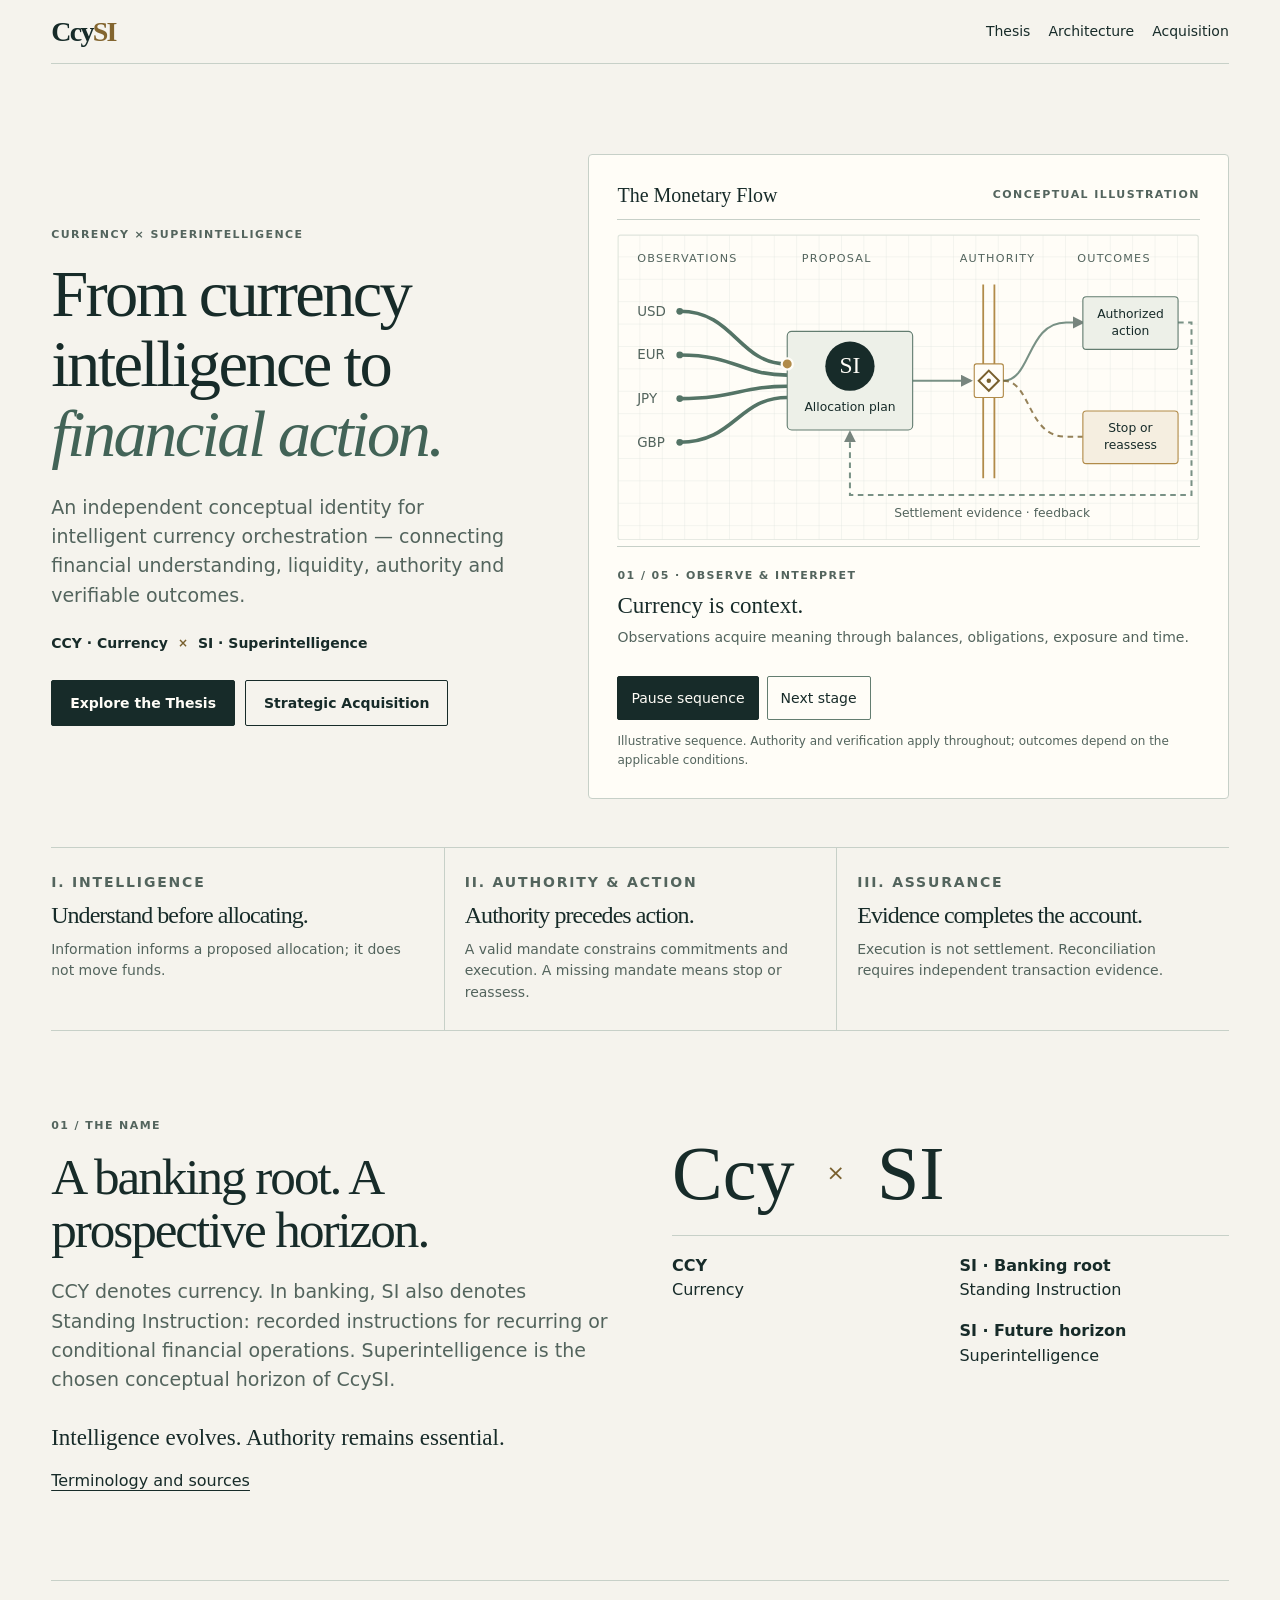
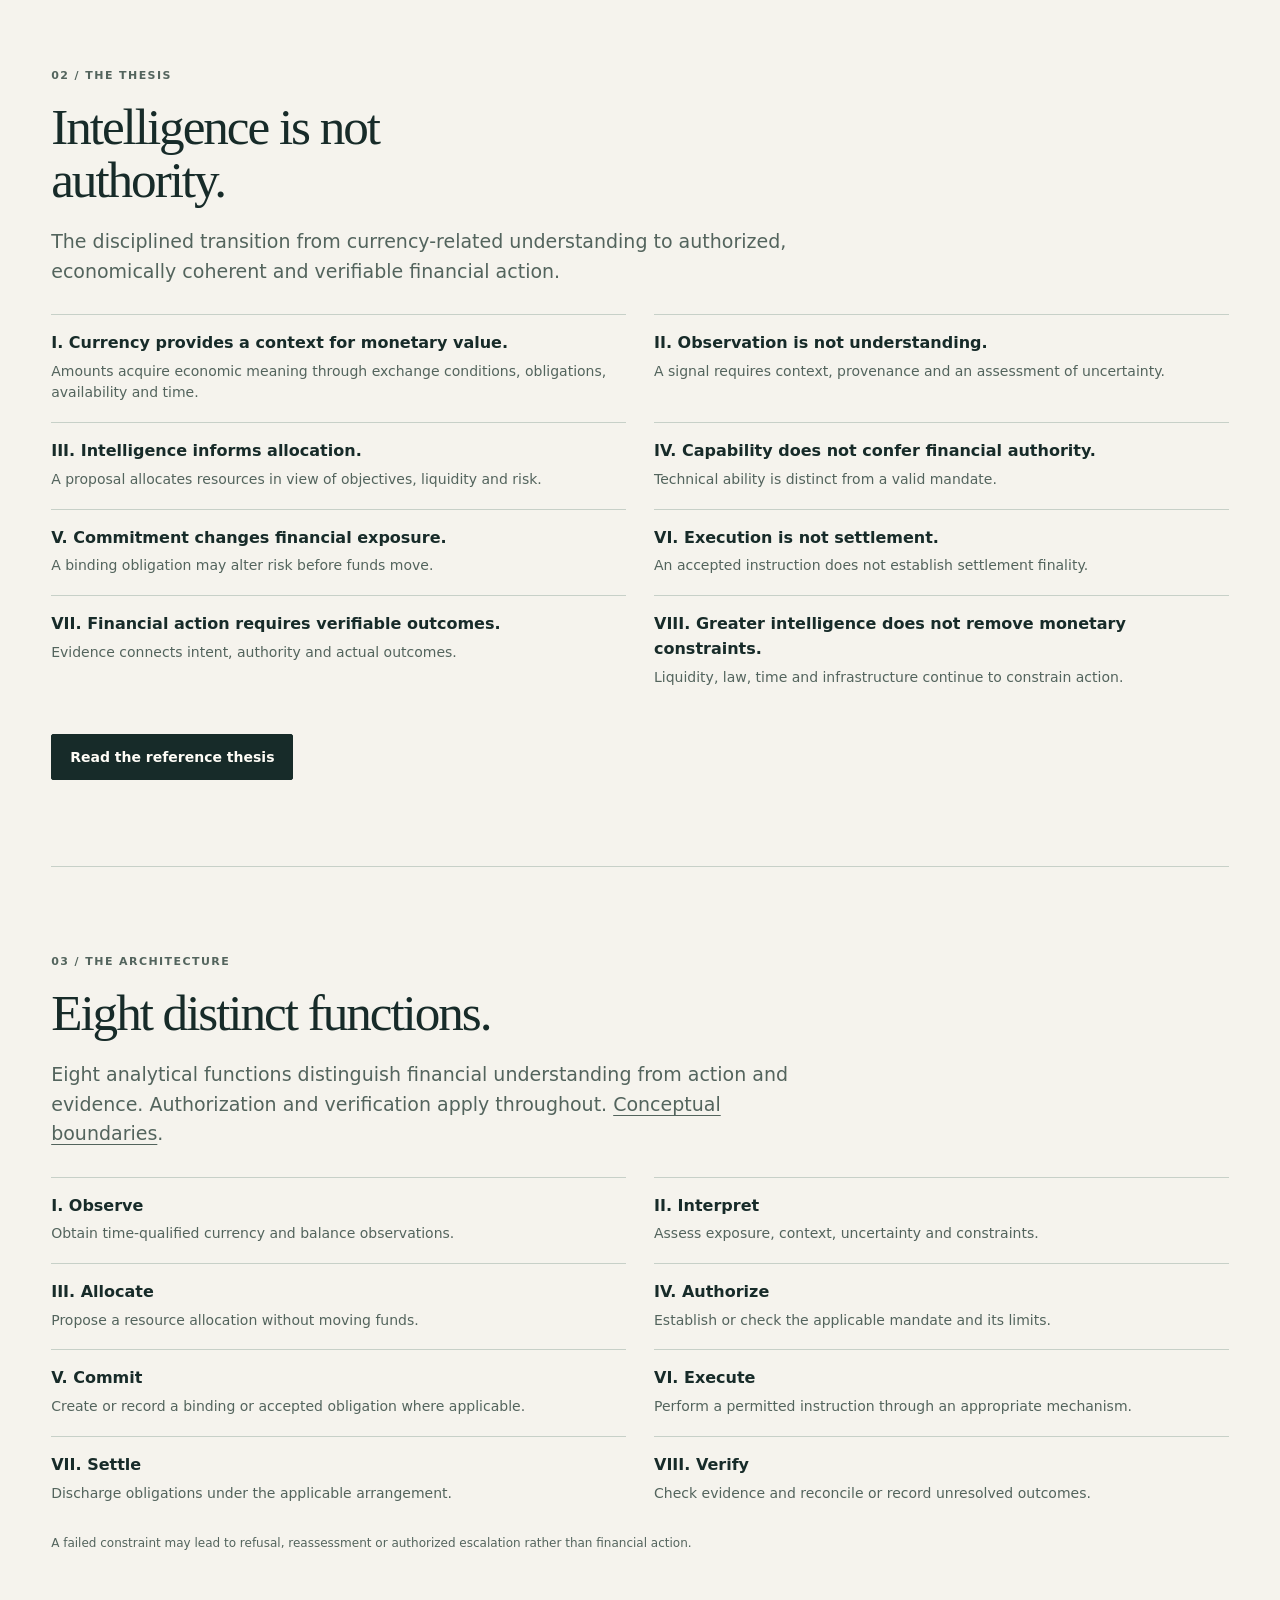
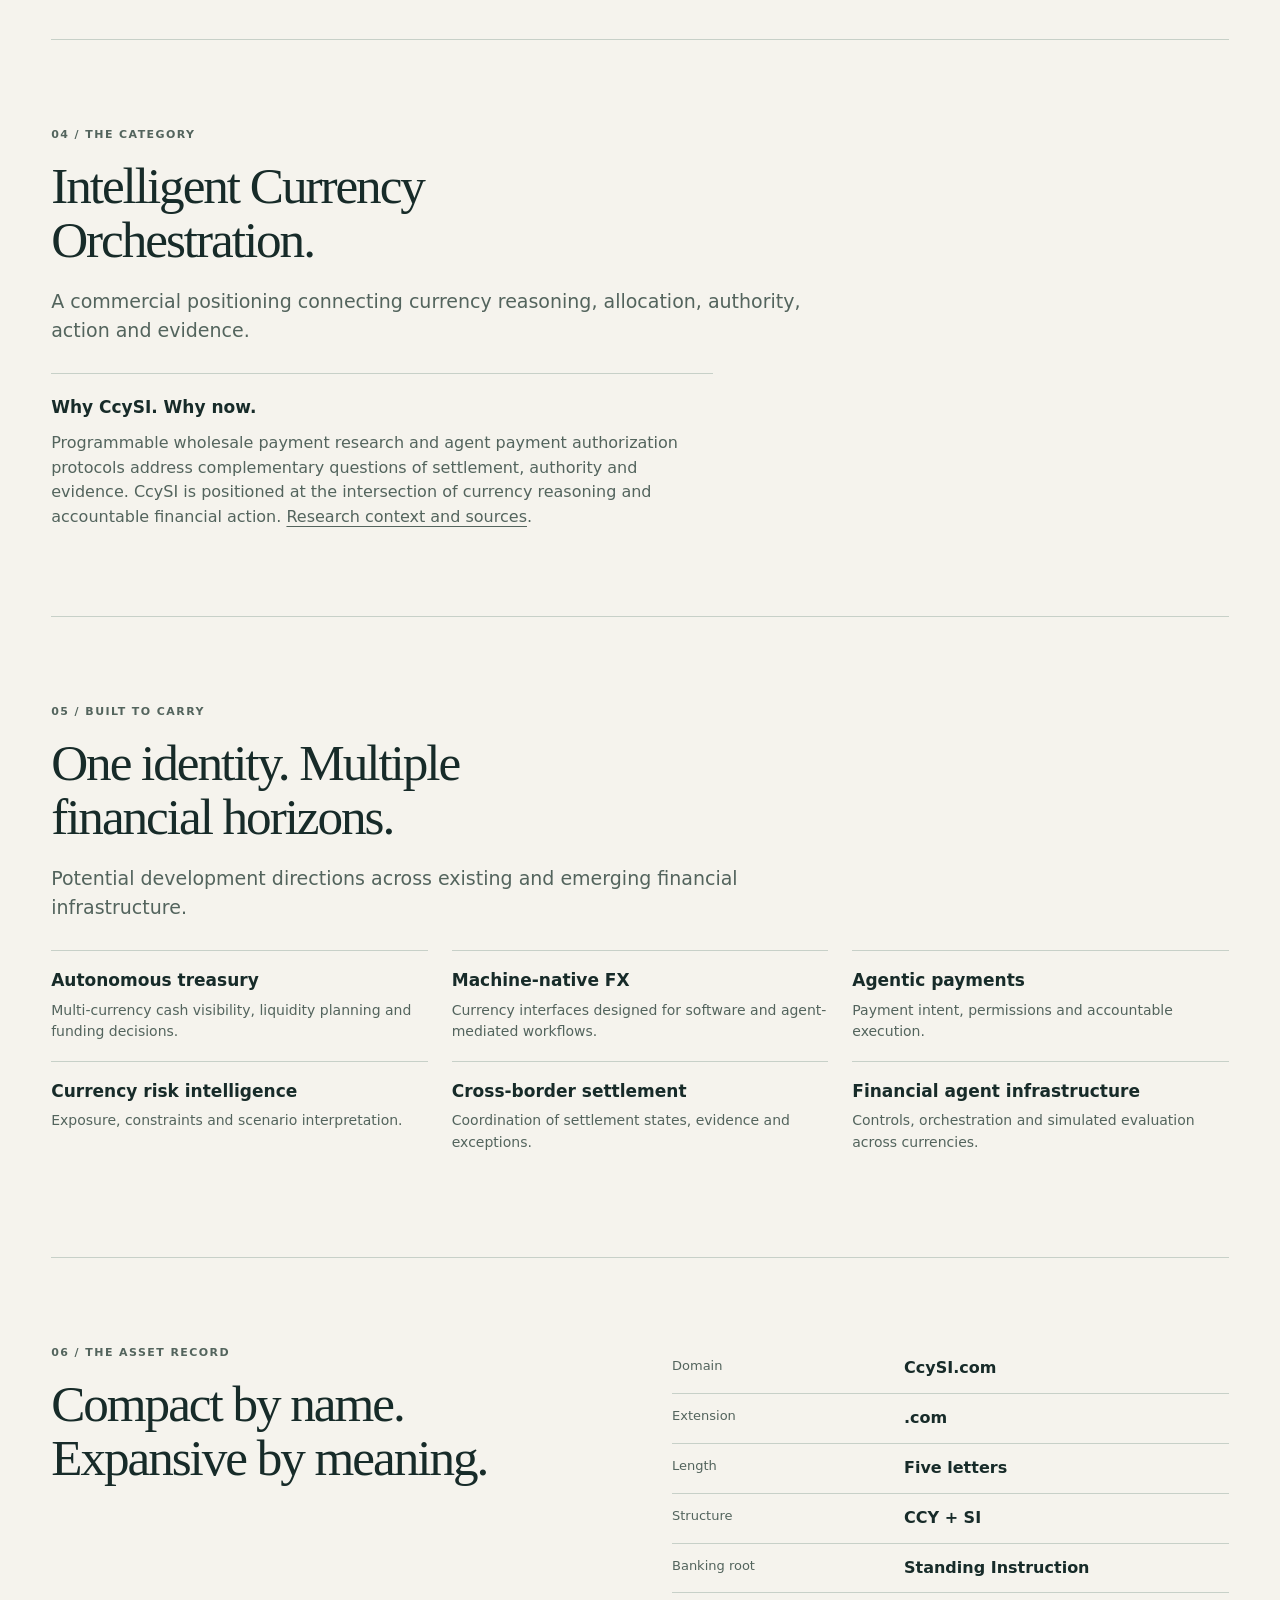
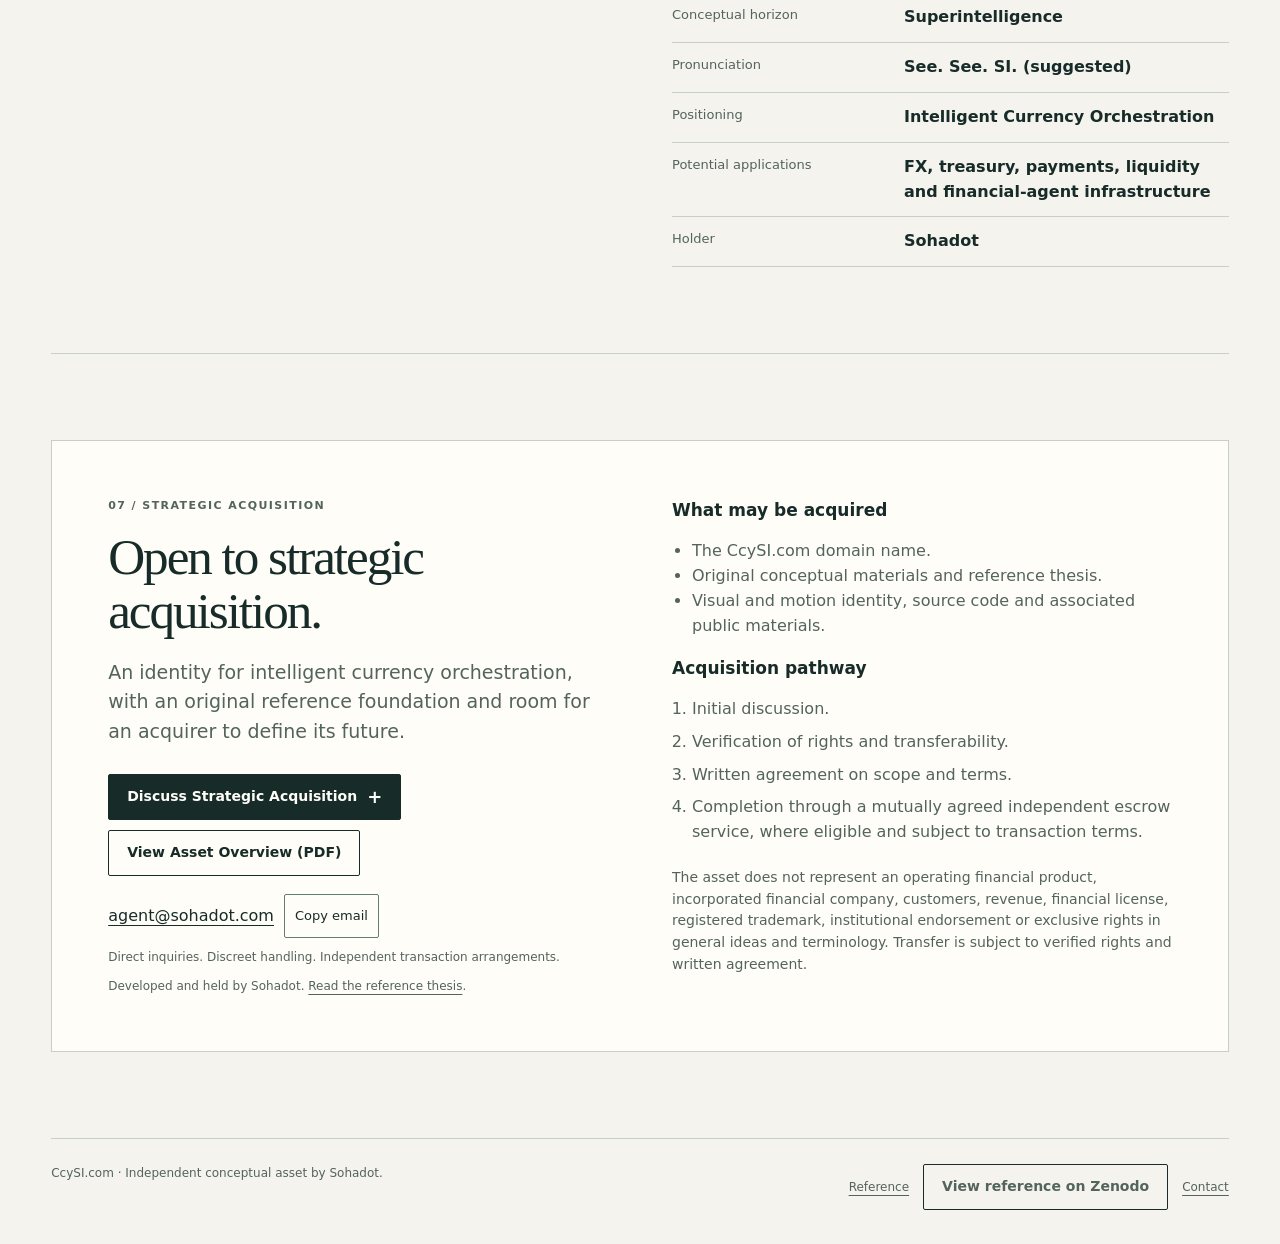
<file: index.html>
<!doctype html>
<html lang="en"><head><meta charset="utf-8"><meta name="viewport" content="width=device-width, initial-scale=1"><title>CcySI — Currency × Superintelligence</title><meta name="description" content="From currency intelligence to financial action. An independent conceptual identity for intelligent currency orchestration."><link rel="canonical" href="https://ccysi.com/">
<meta property="og:type" content="website"><meta property="og:site_name" content="CcySI"><meta property="og:title" content="CcySI — Currency × Superintelligence"><meta property="og:description" content="From currency intelligence to financial action. An independent conceptual identity for intelligent currency orchestration."><meta property="og:url" content="https://ccysi.com/"><meta property="og:image" content="https://ccysi.com/assets/og.png"><meta property="og:image:width" content="1200"><meta property="og:image:height" content="630"><meta property="og:image:alt" content="CcySI, Currency and Superintelligence. From currency intelligence to financial action. A conceptual monetary flow diagram."><meta name="twitter:card" content="summary_large_image"><meta name="twitter:title" content="CcySI — Currency × Superintelligence"><meta name="twitter:description" content="From currency intelligence to financial action. An independent conceptual identity for intelligent currency orchestration."><meta name="twitter:image" content="https://ccysi.com/assets/og.png"><meta name="twitter:image:alt" content="CcySI, Currency and Superintelligence. From currency intelligence to financial action. A conceptual monetary flow diagram."><link rel="icon" type="image/svg+xml" href="assets/favicon.svg"><link rel="stylesheet" href="assets/site.css"><script type="application/ld+json">{"@context": "https://schema.org", "@type": "WebSite", "name": "CcySI", "url": "https://ccysi.com/", "description": "Independent conceptual identity for intelligent currency orchestration.", "inLanguage": "en"}</script></head><body><a class="skip" href="#main">Skip to content</a><div class="shell"><header><a class="wordmark" href="./" aria-label="CcySI home">Ccy<span>SI</span></a><nav class="nav" aria-label="Primary"><a href="thesis/">Thesis</a><a href="#architecture">Architecture</a><a href="#acquisition">Acquisition</a></nav></header><main id="main"><section class="hero" aria-labelledby="headline">
<div><p class="eyebrow">Currency × Superintelligence</p><h1 id="headline">From currency intelligence to <em>financial action.</em></h1><p class="lead">An independent conceptual identity for intelligent currency orchestration — connecting financial understanding, liquidity, authority and verifiable outcomes.</p><div class="identity"><span>CCY · Currency</span><b>×</b><span>SI · Superintelligence</span></div><div class="actions"><a class="cta primary" href="thesis/">Explore the Thesis</a><a class="cta" href="#acquisition">Strategic Acquisition</a></div></div>
<figure class="instrument" style="margin:0" aria-labelledby="flow-title">
<div class="instrument-head"><strong id="flow-title">The Monetary Flow</strong><span class="small">Conceptual illustration</span></div>
<svg viewBox="0 0 520 274" role="img" aria-labelledby="diagram-title diagram-desc" xmlns="http://www.w3.org/2000/svg">
<title id="diagram-title">From currency information to authorized financial action</title><desc id="diagram-desc">Currency-denominated observations converge into a proposed allocation. An authority boundary separates the proposal from possible execution and settlement. An alternative path stops at refusal or reassessment. Evidence returns to the intelligence layer.</desc>
<defs><pattern id="grid" width="20" height="20" patternUnits="userSpaceOnUse"><path d="M20 0H0V20" stroke="#dce3dc" stroke-width=".6" fill="none"/></pattern><marker id="arrow" markerWidth="6" markerHeight="6" refX="5" refY="3" orient="auto"><path d="M0 0L6 3L0 6Z" fill="#53645d"/></marker></defs>
<rect x="1" y="1" width="518" height="272" rx="2" fill="url(#grid)" stroke="#e0e5dd"/>
<g font-family="system-ui,sans-serif" font-size="12" fill="#53645d"><text x="18" y="25" font-size="10" letter-spacing="1.1">OBSERVATIONS</text><text x="165" y="25" font-size="10" letter-spacing="1.1">PROPOSAL</text><text x="306" y="25" font-size="10" letter-spacing="1.1">AUTHORITY</text><text x="411" y="25" font-size="10" letter-spacing="1.1">OUTCOMES</text><text x="18" y="73">USD</text><text x="18" y="112">EUR</text><text x="18" y="151">JPY</text><text x="18" y="190">GBP</text></g>
<g id="input" class="signal on" stroke="#547466" stroke-width="1.8" fill="none"><path d="M56 69C105 69 108 116 152 116"/><path d="M56 108C106 108 111 126 152 126"/><path d="M56 147C105 147 111 136 152 136"/><path d="M56 186C105 186 108 146 152 146"/></g>
<g fill="#547466"><circle cx="56" cy="69" r="3"/><circle cx="56" cy="108" r="3"/><circle cx="56" cy="147" r="3"/><circle cx="56" cy="186" r="3"/></g>
<rect x="152" y="87" width="112" height="88" rx="4" fill="#edf0e8" stroke="#637d70"/><circle cx="208" cy="118" r="22" fill="#172b29"/><text x="208" y="124" text-anchor="middle" font-family="Georgia,serif" font-size="21" fill="#fffdf7">SI</text><text x="208" y="158" text-anchor="middle" font-family="system-ui,sans-serif" font-size="11" fill="#172b29">Allocation plan</text>
<path id="proposal" class="signal" d="M264 131H316" stroke="#547466" stroke-width="1.8" fill="none" marker-end="url(#arrow)"/>
<path d="M327 45V218M337 45V218" stroke="#b18b49" stroke-width="1.6"/><rect x="319" y="116" width="26" height="30" rx="2" fill="#fffdf7" stroke="#b18b49"/><path d="M332 122L341 131L332 140L323 131Z" fill="none" stroke="#79602e" stroke-width="1.8"/><circle cx="332" cy="131" r="2" fill="#79602e"/>
<path id="accepted" class="signal" d="M345 131C370 131 366 79 401 79H416" stroke="#547466" stroke-width="1.8" fill="none" marker-end="url(#arrow)"/>
<path id="refused" class="signal" d="M345 131C370 131 366 181 401 181H416" stroke="#79602e" stroke-width="1.8" stroke-dasharray="5 4" fill="none"/>
<g font-family="system-ui,sans-serif" font-size="11" fill="#172b29"><rect x="416" y="56" width="85" height="47" rx="3" fill="#edf0e8" stroke="#637d70"/><text x="458.5" y="75" text-anchor="middle">Authorized</text><text x="458.5" y="90" text-anchor="middle">action</text><rect x="416" y="158" width="85" height="47" rx="3" fill="#f5eee0" stroke="#b18b49"/><text x="458.5" y="177" text-anchor="middle">Stop or</text><text x="458.5" y="192" text-anchor="middle">reassess</text></g>
<path id="evidence" class="signal" d="M501 79H513V233H208V177" stroke="#547466" stroke-width="1.8" stroke-dasharray="5 4" fill="none" marker-end="url(#arrow)"/><text x="335" y="253" text-anchor="middle" font-family="system-ui,sans-serif" font-size="11" fill="#53645d">Settlement evidence · feedback</text>
<circle id="pulse" class="dot on" cx="152" cy="116" r="5" fill="#b18b49" stroke="#fffdf7" stroke-width="2"/>
</svg>
<div class="mobile-flow" role="group" aria-label="Conceptual monetary flow"><div class="mf-node on" data-flow="input"><span class="mf-label">Observations</span>USD · EUR · JPY · GBP</div><div class="mf-arrow" aria-hidden="true">↓</div><div class="mf-node" data-flow="proposal"><span class="mf-label">Intelligence</span>Allocation plan</div><div class="mf-arrow" aria-hidden="true">↓</div><div class="mf-node" data-flow="authority"><span class="mf-label">Authority boundary</span>Mandate check</div><div class="mf-arrow" aria-hidden="true">↓</div><div class="mf-branches"><div class="mf-node" data-flow="accepted"><span class="mf-label">If permitted</span>Authorized action</div><div class="mf-node mf-stop" data-flow="refused"><span class="mf-label">If not permitted</span>Stop or reassess</div></div><div class="mf-evidence" data-flow="evidence">↺ Settlement evidence returns to intelligence</div></div>
<figcaption><div class="stage"><span class="small" id="count">01 / 05 · Observe &amp; interpret</span><strong id="stage-title">Currency is context.</strong><p id="stage-copy">Observations acquire meaning through balances, obligations, exposure and time.</p></div><div class="controls" id="controls" hidden><button type="button" id="toggle">Play sequence</button><button type="button" id="next">Next stage</button></div><p class="note">Illustrative sequence. Authority and verification apply throughout; outcomes depend on the applicable conditions.</p></figcaption>
</figure>
</section><section class="distinction" aria-label="Three conceptual distinctions"><article><p class="small">I. Intelligence</p><h2>Understand before allocating.</h2><p>Information informs a proposed allocation; it does not move funds.</p></article><article><p class="small">II. Authority &amp; action</p><h2>Authority precedes action.</h2><p>A valid mandate constrains commitments and execution. A missing mandate means stop or reassess.</p></article><article><p class="small">III. Assurance</p><h2>Evidence completes the account.</h2><p>Execution is not settlement. Reconciliation requires independent transaction evidence.</p></article></section><section class="section split" id="name"><div><p class="eyebrow">01 / The Name</p><h2>A banking root. A prospective horizon.</h2><p class="intro">CCY denotes currency. In banking, SI also denotes Standing Instruction: recorded instructions for recurring or conditional financial operations. Superintelligence is the chosen conceptual horizon of CcySI.</p><p class="name-principle">Intelligence evolves. Authority remains essential.</p><a href="thesis/#references">Terminology and sources</a></div><div><div class="name-equation"><strong>Ccy</strong><span>×</span><strong>SI</strong></div><div class="name-parts"><p><strong>CCY</strong><br>Currency</p><div><p><strong>SI · Banking root</strong><br>Standing Instruction</p><p class="dual-meaning"><strong>SI · Future horizon</strong><br>Superintelligence</p></div></div></div></section>
<section class="section" id="thesis"><p class="eyebrow">02 / The Thesis</p><h2>Intelligence is not authority.</h2><p class="intro">The disciplined transition from currency-related understanding to authorized, economically coherent and verifiable financial action.</p><ol class="steps"><li><strong>I. Currency provides a context for monetary value.</strong><p>Amounts acquire economic meaning through exchange conditions, obligations, availability and time.</p></li><li><strong>II. Observation is not understanding.</strong><p>A signal requires context, provenance and an assessment of uncertainty.</p></li><li><strong>III. Intelligence informs allocation.</strong><p>A proposal allocates resources in view of objectives, liquidity and risk.</p></li><li><strong>IV. Capability does not confer financial authority.</strong><p>Technical ability is distinct from a valid mandate.</p></li><li><strong>V. Commitment changes financial exposure.</strong><p>A binding obligation may alter risk before funds move.</p></li><li><strong>VI. Execution is not settlement.</strong><p>An accepted instruction does not establish settlement finality.</p></li><li><strong>VII. Financial action requires verifiable outcomes.</strong><p>Evidence connects intent, authority and actual outcomes.</p></li><li><strong>VIII. Greater intelligence does not remove monetary constraints.</strong><p>Liquidity, law, time and infrastructure continue to constrain action.</p></li></ol><div class="actions"><a class="cta primary" href="thesis/">Read the reference thesis</a></div></section>
<section class="section" id="architecture"><p class="eyebrow">03 / The Architecture</p><h2>Eight distinct functions.</h2><p class="intro">Eight analytical functions distinguish financial understanding from action and evidence. Authorization and verification apply throughout. <a href="thesis/#boundaries">Conceptual boundaries</a>.</p><ol class="steps"><li><strong>I. Observe</strong><p>Obtain time-qualified currency and balance observations.</p></li><li><strong>II. Interpret</strong><p>Assess exposure, context, uncertainty and constraints.</p></li><li><strong>III. Allocate</strong><p>Propose a resource allocation without moving funds.</p></li><li><strong>IV. Authorize</strong><p>Establish or check the applicable mandate and its limits.</p></li><li><strong>V. Commit</strong><p>Create or record a binding or accepted obligation where applicable.</p></li><li><strong>VI. Execute</strong><p>Perform a permitted instruction through an appropriate mechanism.</p></li><li><strong>VII. Settle</strong><p>Discharge obligations under the applicable arrangement.</p></li><li><strong>VIII. Verify</strong><p>Check evidence and reconcile or record unresolved outcomes.</p></li></ol><p class="note">A failed constraint may lead to refusal, reassessment or authorized escalation rather than financial action.</p></section>
<section class="section" id="category"><p class="eyebrow">04 / The Category</p><h2>Intelligent Currency Orchestration.</h2><p class="intro">A commercial positioning connecting currency reasoning, allocation, authority, action and evidence.</p><div class="context"><h3>Why CcySI. Why now.</h3><p>Programmable wholesale payment research and agent payment authorization protocols address complementary questions of settlement, authority and evidence. CcySI is positioned at the intersection of currency reasoning and accountable financial action. <a href="thesis/#references">Research context and sources</a>.</p></div></section>
<section class="section" id="applications"><p class="eyebrow">05 / Built to Carry</p><h2>One identity. Multiple financial horizons.</h2><p class="intro">Potential development directions across existing and emerging financial infrastructure.</p><div class="territory"><article><h3>Autonomous treasury</h3><p>Multi-currency cash visibility, liquidity planning and funding decisions.</p></article><article><h3>Machine-native FX</h3><p>Currency interfaces designed for software and agent-mediated workflows.</p></article><article><h3>Agentic payments</h3><p>Payment intent, permissions and accountable execution.</p></article><article><h3>Currency risk intelligence</h3><p>Exposure, constraints and scenario interpretation.</p></article><article><h3>Cross-border settlement</h3><p>Coordination of settlement states, evidence and exceptions.</p></article><article><h3>Financial agent infrastructure</h3><p>Controls, orchestration and simulated evaluation across currencies.</p></article></div></section>
<section class="section split" id="record"><div><p class="eyebrow">06 / The Asset Record</p><h2>Compact by name. Expansive by meaning.</h2></div><dl class="record"><dt>Domain</dt><dd>CcySI.com</dd><dt>Extension</dt><dd>.com</dd><dt>Length</dt><dd>Five letters</dd><dt>Structure</dt><dd>CCY + SI</dd><dt>Banking root</dt><dd>Standing Instruction</dd><dt>Conceptual horizon</dt><dd>Superintelligence</dd><dt>Pronunciation</dt><dd>See. See. SI. (suggested)</dd><dt>Positioning</dt><dd>Intelligent Currency Orchestration</dd><dt>Potential applications</dt><dd>FX, treasury, payments, liquidity and financial-agent infrastructure</dd><dt>Holder</dt><dd>Sohadot</dd></dl></section>
<section class="section" id="acquisition"><div class="acquire split"><div><p class="eyebrow">07 / Strategic Acquisition</p><h2>Open to strategic acquisition.</h2><p class="intro">An identity for intelligent currency orchestration, with an original reference foundation and room for an acquirer to define its future.</p><div class="actions acquisition-actions"><details class="acquisition-contact" id="acquisition-contact"><summary class="cta primary">Discuss Strategic Acquisition</summary><div class="contact-options"><p>For acquisition inquiries, contact Sohadot directly.</p><a class="cta" href="mailto:agent@sohadot.com?subject=CcySI%20strategic%20acquisition">Open email app</a><p class="note">If your browser does not open an email app, copy the address below and use your preferred email service. Suggested subject: CcySI strategic acquisition.</p></div></details><a class="cta" href="assets/ccysi-asset-overview.pdf">View Asset Overview (PDF)</a></div><div class="contact-line"><a href="mailto:agent@sohadot.com?subject=CcySI%20strategic%20acquisition">agent@sohadot.com</a><button class="copy-contact" id="copy-contact" type="button" hidden>Copy email</button></div><p id="copy-status" class="note" role="status"></p><p class="note">Direct inquiries. Discreet handling. Independent transaction arrangements.</p><p class="note">Developed and held by Sohadot. <a href="thesis/">Read the reference thesis</a>.</p></div><div><h3>What may be acquired</h3><ul><li>The CcySI.com domain name.</li><li>Original conceptual materials and reference thesis.</li><li>Visual and motion identity, source code and associated public materials.</li></ul><h3>Acquisition pathway</h3><ol class="acquisition-path"><li>Initial discussion.</li><li>Verification of rights and transferability.</li><li>Written agreement on scope and terms.</li><li>Completion through a mutually agreed independent escrow service, where eligible and subject to transaction terms.</li></ol><p class="fine">The asset does not represent an operating financial product, incorporated financial company, customers, revenue, financial license, registered trademark, institutional endorsement or exclusive rights in general ideas and terminology. Transfer is subject to verified rights and written agreement.</p></div></div></section></main><footer><span>CcySI.com · Independent conceptual asset by Sohadot.</span><span class="footlinks"><a href="thesis/">Reference</a><a class="cta" href="https://zenodo.org/records/24510097">View reference on Zenodo</a><a href="mailto:agent@sohadot.com?subject=CcySI%20strategic%20acquisition">Contact</a></span></footer></div><script defer src="assets/flow.js"></script><script defer src="assets/contact.js"></script></body></html>
</file>
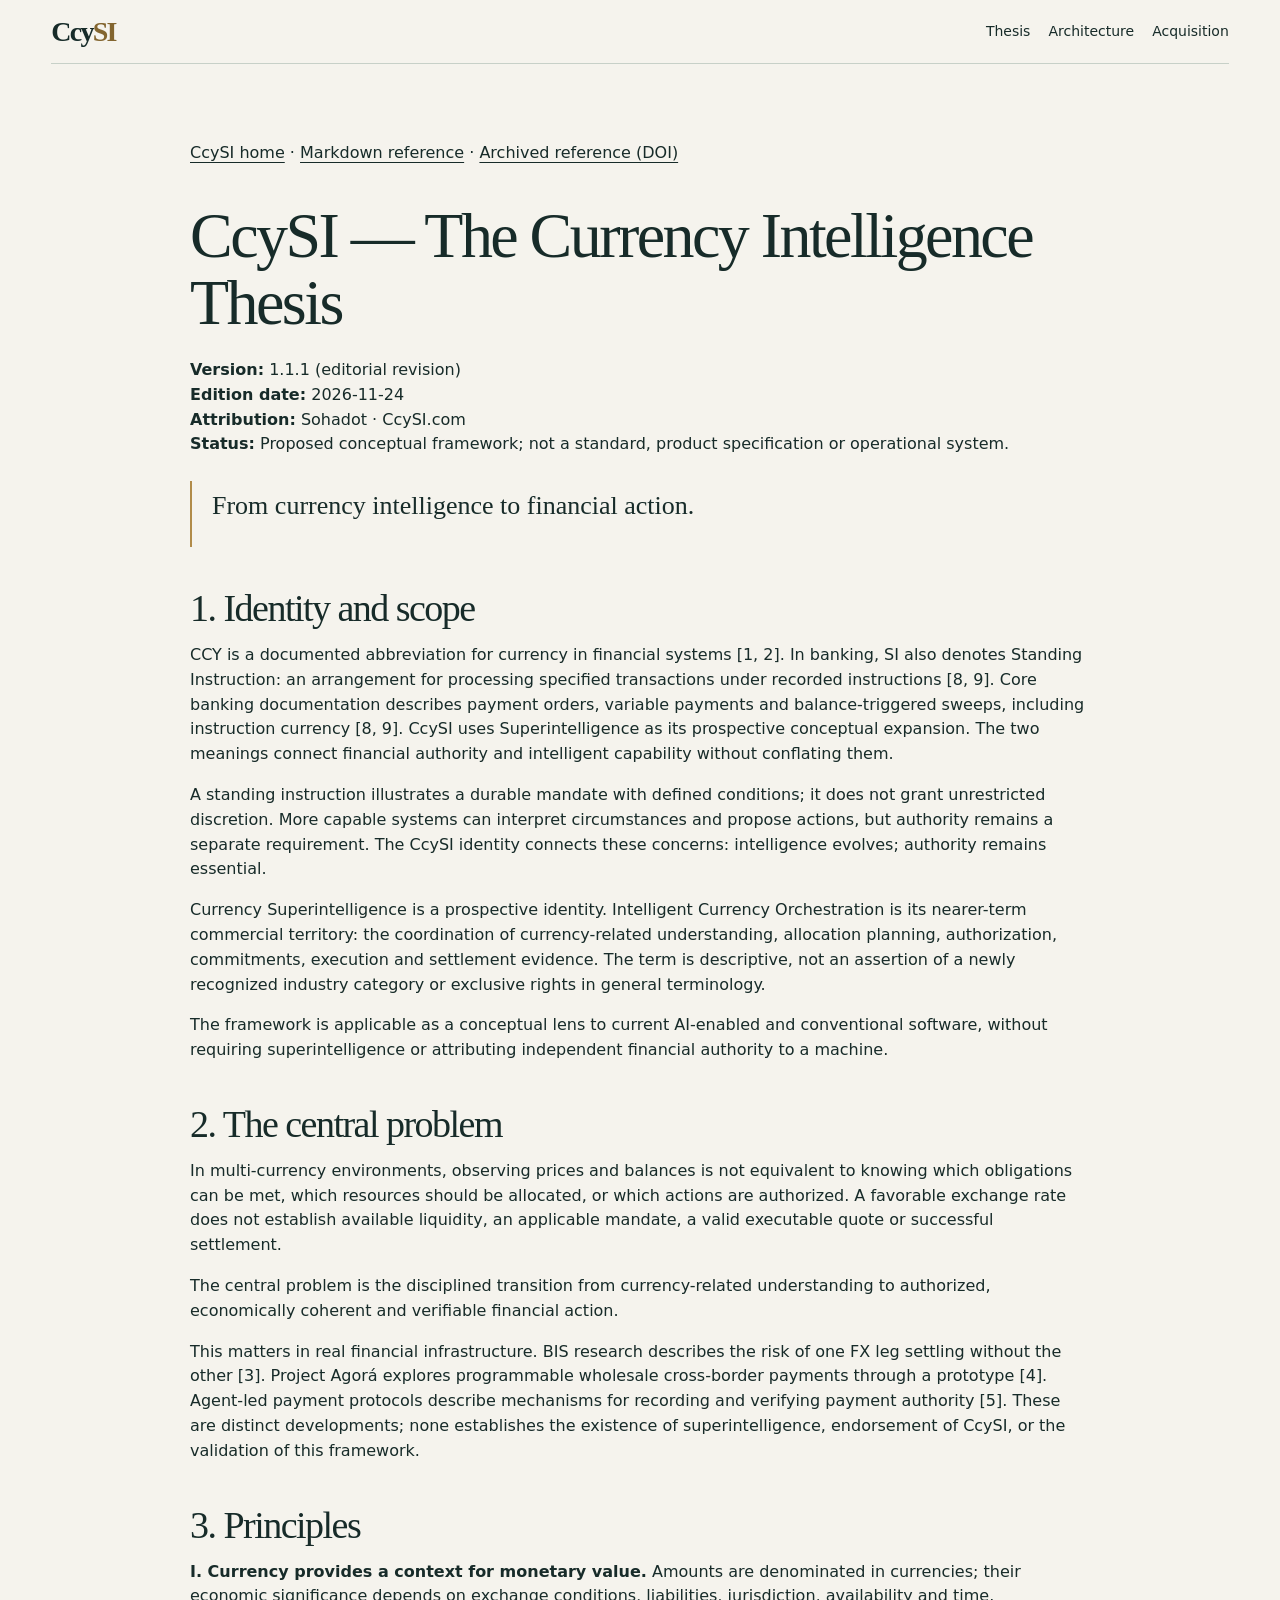
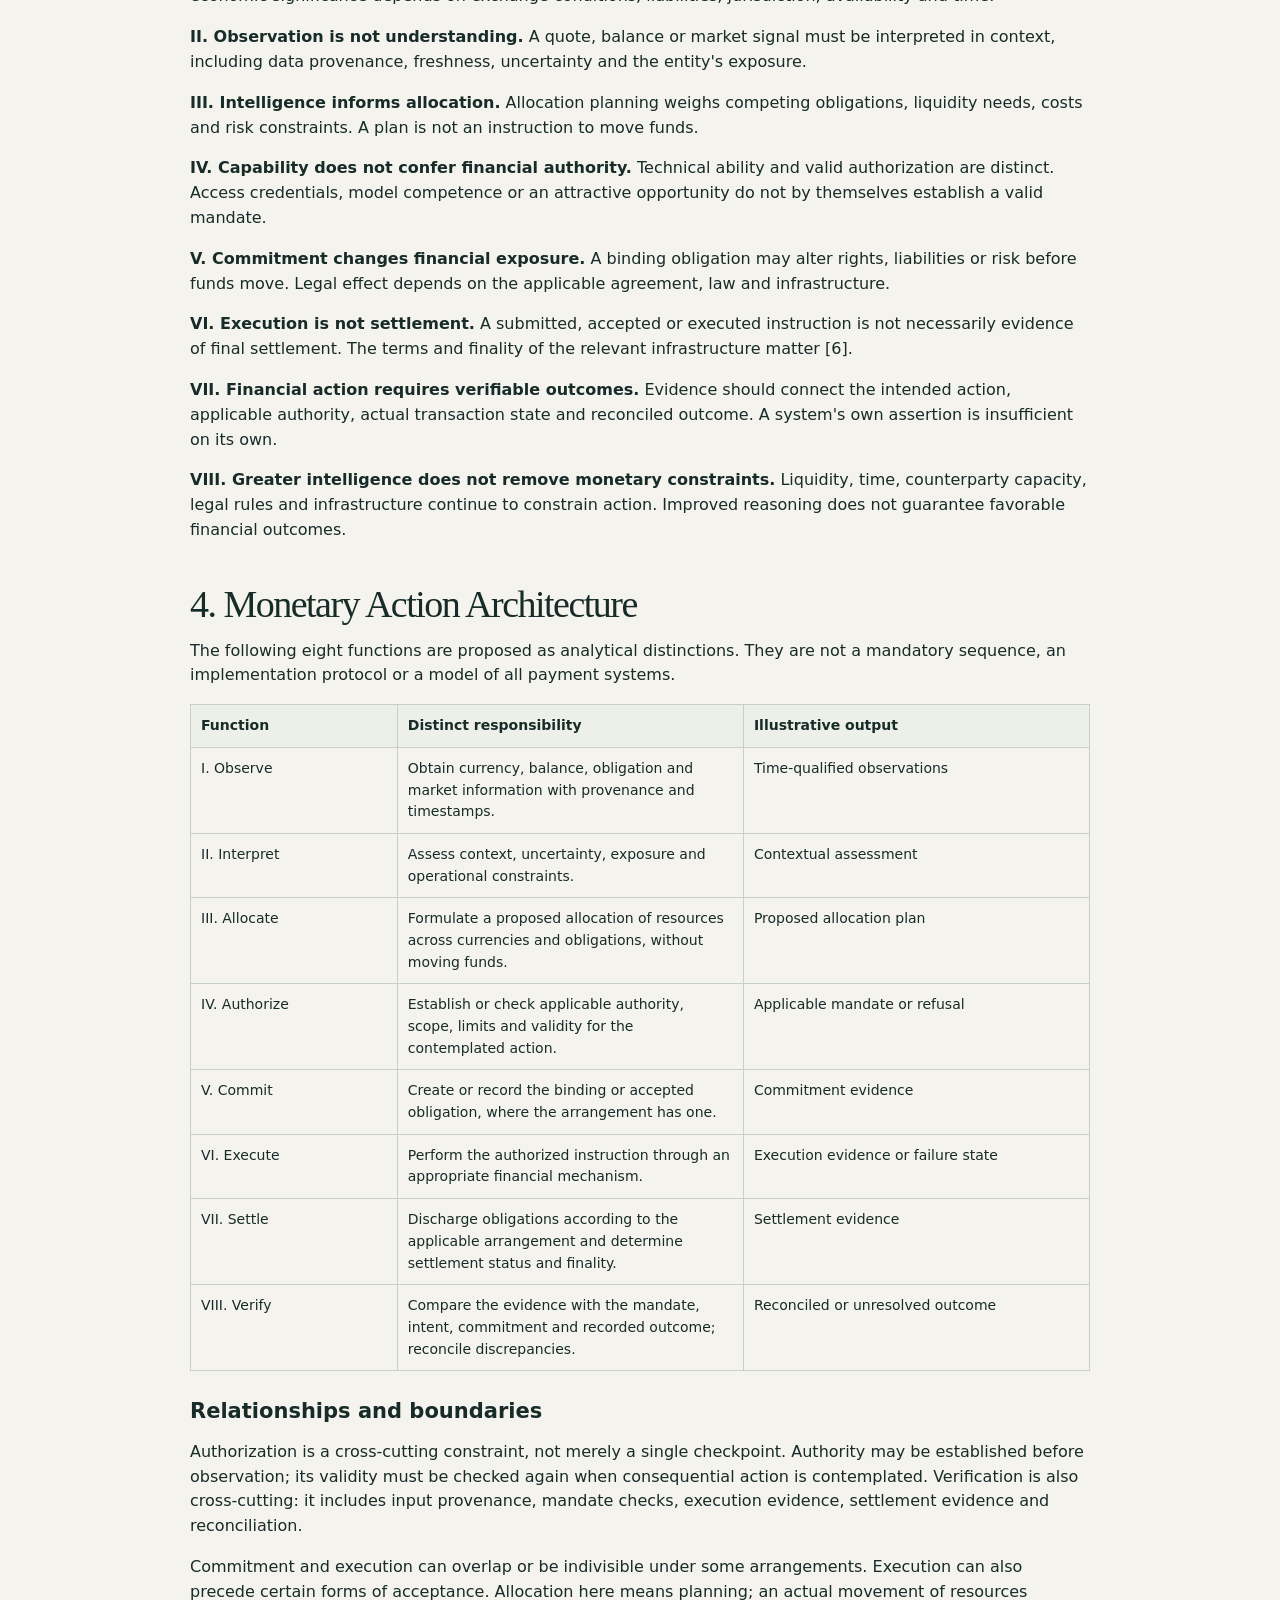
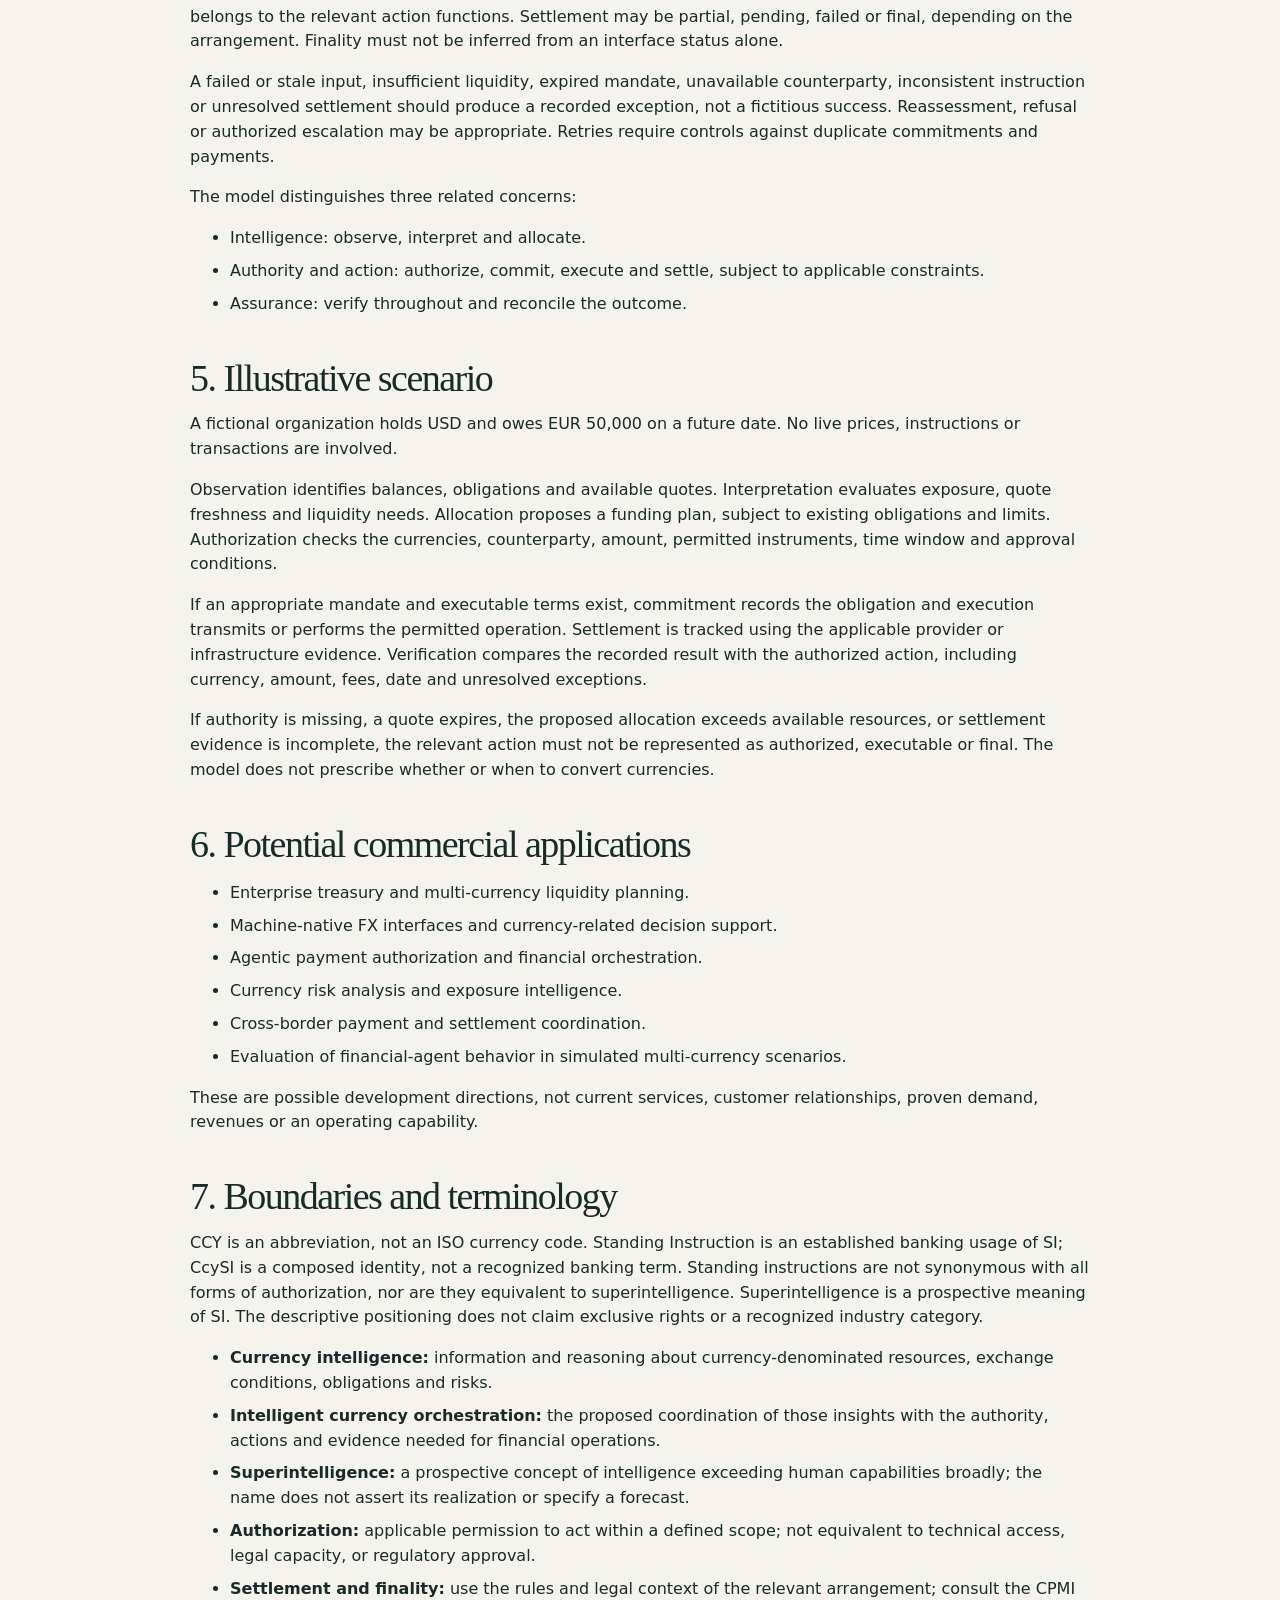
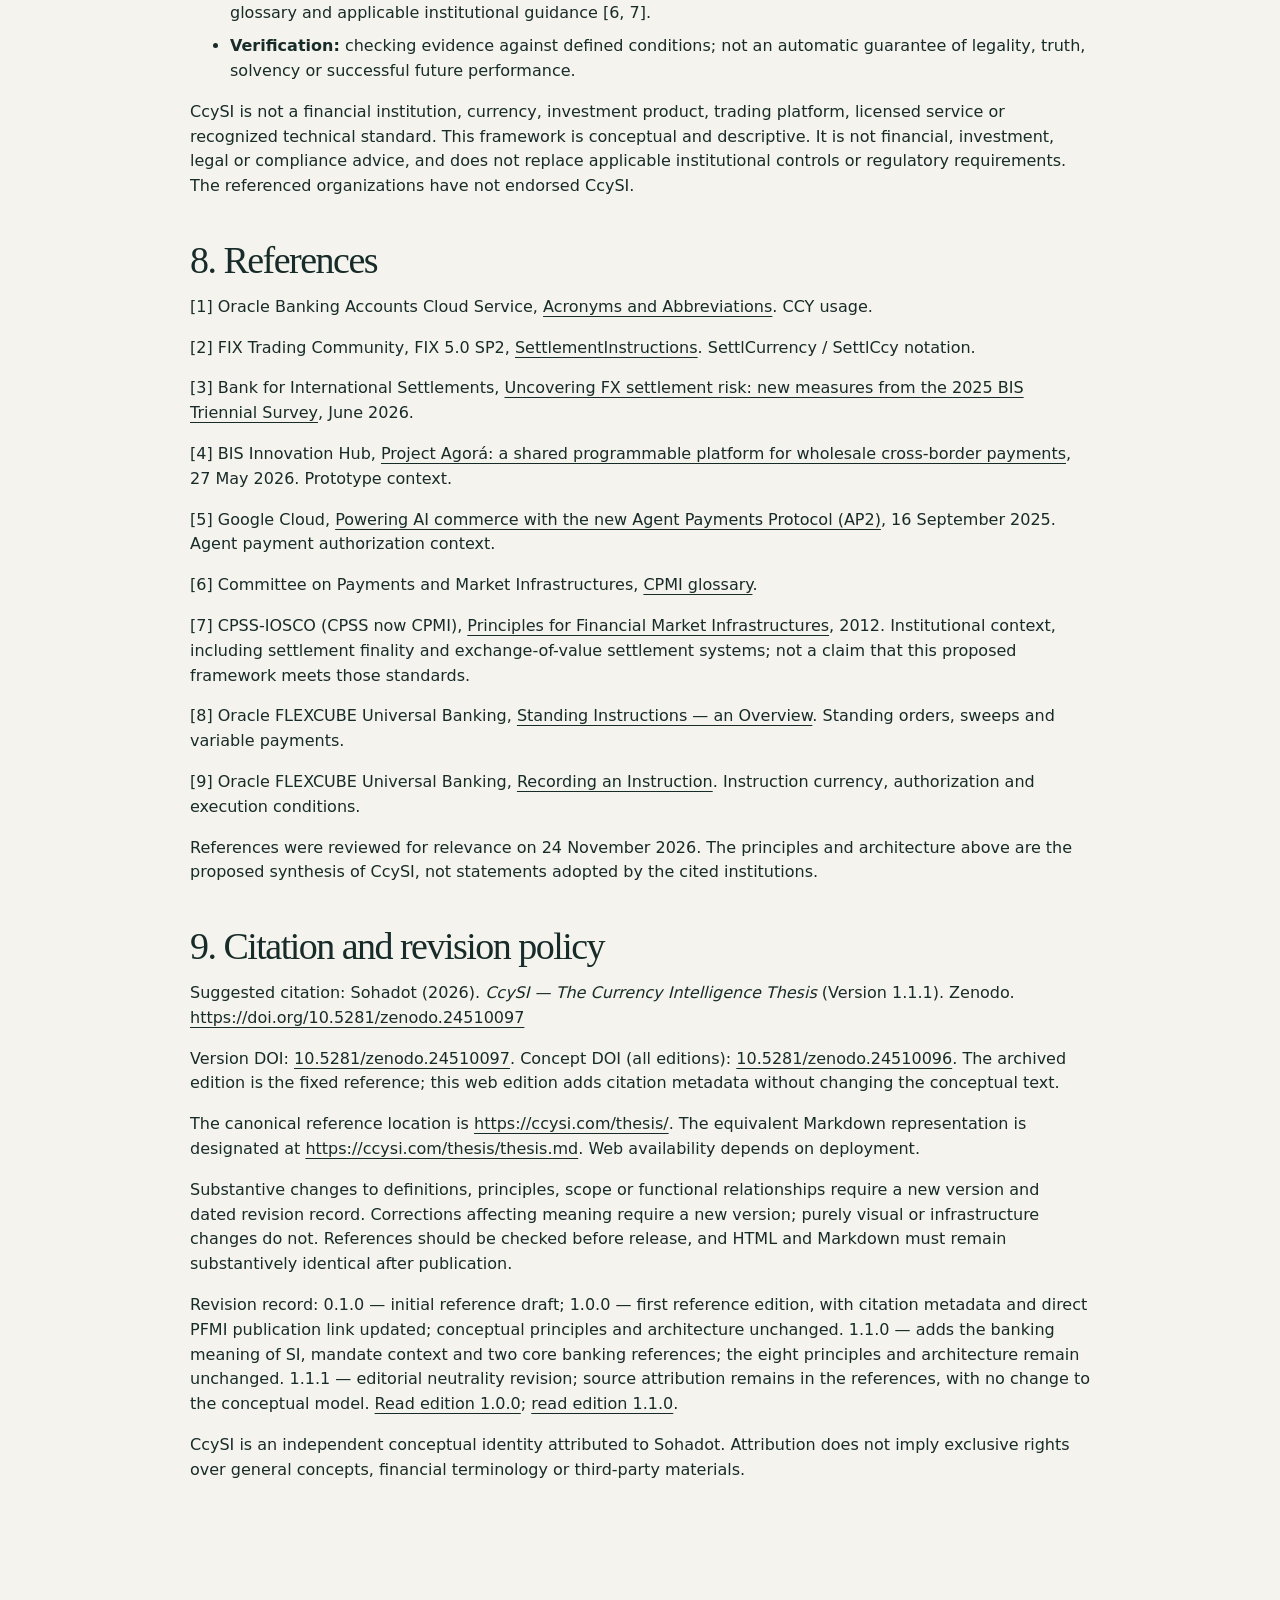
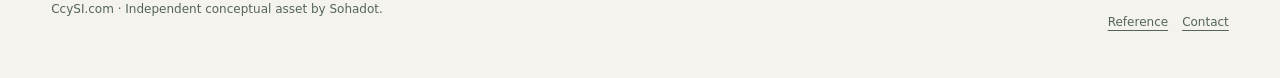
<file: thesis/index.html>
<!doctype html>
<html lang="en"><head><meta charset="utf-8"><meta name="viewport" content="width=device-width, initial-scale=1"><title>CcySI — The Currency Intelligence Thesis</title><meta name="description" content="The reference thesis on currency intelligence, financial authority, allocation, execution, settlement and verification."><link rel="canonical" href="https://ccysi.com/thesis/">
<meta property="og:type" content="article"><meta property="og:site_name" content="CcySI"><meta property="og:title" content="CcySI — The Currency Intelligence Thesis"><meta property="og:description" content="The reference thesis on currency intelligence, financial authority, allocation, execution, settlement and verification."><meta property="og:url" content="https://ccysi.com/thesis/"><meta property="og:image" content="https://ccysi.com/assets/og.png"><meta property="og:image:width" content="1200"><meta property="og:image:height" content="630"><meta property="og:image:alt" content="CcySI, Currency and Superintelligence. From currency intelligence to financial action. A conceptual monetary flow diagram."><meta name="twitter:card" content="summary_large_image"><meta name="twitter:title" content="CcySI — The Currency Intelligence Thesis"><meta name="twitter:description" content="The reference thesis on currency intelligence, financial authority, allocation, execution, settlement and verification."><meta name="twitter:image" content="https://ccysi.com/assets/og.png"><meta name="twitter:image:alt" content="CcySI, Currency and Superintelligence. From currency intelligence to financial action. A conceptual monetary flow diagram."><link rel="icon" type="image/svg+xml" href="../assets/favicon.svg"><link rel="stylesheet" href="../assets/site.css"><meta name="citation_title" content="CcySI — The Currency Intelligence Thesis"><meta name="citation_author" content="Sohadot"><meta name="citation_publication_date" content="2026/11/24"><meta name="citation_doi" content="10.5281/zenodo.24510097"><script type="application/ld+json">{"@context":"https://schema.org","@type":"Report","@id":"https://ccysi.com/thesis/#report","name":"CcySI — The Currency Intelligence Thesis","url":"https://ccysi.com/thesis/","sameAs":"https://zenodo.org/records/24510097","identifier":{"@type":"PropertyValue","propertyID":"DOI","value":"10.5281/zenodo.24510097"},"version":"1.1.1","datePublished":"2026-11-24","inLanguage":"en","author":{"@type":"Organization","name":"Sohadot"},"description":"An independent conceptual framework for currency intelligence, financial authority and accountable monetary action."}</script></head><body><a class="skip" href="#main">Skip to content</a><div class="shell"><header><a class="wordmark" href="../" aria-label="CcySI home">Ccy<span>SI</span></a><nav class="nav" aria-label="Primary"><a href="../thesis/">Thesis</a><a href="../#architecture">Architecture</a><a href="../#acquisition">Acquisition</a></nav></header><main id="main" class="reference"><div class="links"><a href="../">CcySI home</a> · <a href="thesis.md">Markdown reference</a> · <a href="https://doi.org/10.5281/zenodo.24510097">Archived reference (DOI)</a></div><article id="thesis-content"><h1>CcySI — The Currency Intelligence Thesis</h1>
<p><strong>Version:</strong> 1.1.1 (editorial revision)<br />
<strong>Edition date:</strong> 2026-11-24<br />
<strong>Attribution:</strong> Sohadot · CcySI.com<br />
<strong>Status:</strong> Proposed conceptual framework; not a standard, product specification or operational system.</p>
<blockquote>
<p>From currency intelligence to financial action.</p>
</blockquote>
<h2>1. Identity and scope</h2>
<p>CCY is a documented abbreviation for currency in financial systems [1, 2]. In banking, SI also denotes Standing Instruction: an arrangement for processing specified transactions under recorded instructions [8, 9]. Core banking documentation describes payment orders, variable payments and balance-triggered sweeps, including instruction currency [8, 9]. CcySI uses Superintelligence as its prospective conceptual expansion. The two meanings connect financial authority and intelligent capability without conflating them.</p>
<p>A standing instruction illustrates a durable mandate with defined conditions; it does not grant unrestricted discretion. More capable systems can interpret circumstances and propose actions, but authority remains a separate requirement. The CcySI identity connects these concerns: intelligence evolves; authority remains essential.</p>
<p>Currency Superintelligence is a prospective identity. Intelligent Currency Orchestration is its nearer-term commercial territory: the coordination of currency-related understanding, allocation planning, authorization, commitments, execution and settlement evidence. The term is descriptive, not an assertion of a newly recognized industry category or exclusive rights in general terminology.</p>
<p>The framework is applicable as a conceptual lens to current AI-enabled and conventional software, without requiring superintelligence or attributing independent financial authority to a machine.</p>
<h2>2. The central problem</h2>
<p>In multi-currency environments, observing prices and balances is not equivalent to knowing which obligations can be met, which resources should be allocated, or which actions are authorized. A favorable exchange rate does not establish available liquidity, an applicable mandate, a valid executable quote or successful settlement.</p>
<p>The central problem is the disciplined transition from currency-related understanding to authorized, economically coherent and verifiable financial action.</p>
<p>This matters in real financial infrastructure. BIS research describes the risk of one FX leg settling without the other [3]. Project Agorá explores programmable wholesale cross-border payments through a prototype [4]. Agent-led payment protocols describe mechanisms for recording and verifying payment authority [5]. These are distinct developments; none establishes the existence of superintelligence, endorsement of CcySI, or the validation of this framework.</p>
<h2>3. Principles</h2>
<p><strong>I. Currency provides a context for monetary value.</strong> Amounts are denominated in currencies; their economic significance depends on exchange conditions, liabilities, jurisdiction, availability and time.</p>
<p><strong>II. Observation is not understanding.</strong> A quote, balance or market signal must be interpreted in context, including data provenance, freshness, uncertainty and the entity's exposure.</p>
<p><strong>III. Intelligence informs allocation.</strong> Allocation planning weighs competing obligations, liquidity needs, costs and risk constraints. A plan is not an instruction to move funds.</p>
<p><strong>IV. Capability does not confer financial authority.</strong> Technical ability and valid authorization are distinct. Access credentials, model competence or an attractive opportunity do not by themselves establish a valid mandate.</p>
<p><strong>V. Commitment changes financial exposure.</strong> A binding obligation may alter rights, liabilities or risk before funds move. Legal effect depends on the applicable agreement, law and infrastructure.</p>
<p><strong>VI. Execution is not settlement.</strong> A submitted, accepted or executed instruction is not necessarily evidence of final settlement. The terms and finality of the relevant infrastructure matter [6].</p>
<p><strong>VII. Financial action requires verifiable outcomes.</strong> Evidence should connect the intended action, applicable authority, actual transaction state and reconciled outcome. A system's own assertion is insufficient on its own.</p>
<p><strong>VIII. Greater intelligence does not remove monetary constraints.</strong> Liquidity, time, counterparty capacity, legal rules and infrastructure continue to constrain action. Improved reasoning does not guarantee favorable financial outcomes.</p>
<h2>4. Monetary Action Architecture</h2>
<p>The following eight functions are proposed as analytical distinctions. They are not a mandatory sequence, an implementation protocol or a model of all payment systems.</p>
<table aria-label="Eight monetary action functions">
<thead>
<tr>
  <th scope="col">Function</th>
  <th scope="col">Distinct responsibility</th>
  <th scope="col">Illustrative output</th>
</tr>
</thead>
<tbody>
<tr>
  <td>I. Observe</td>
  <td>Obtain currency, balance, obligation and market information with provenance and timestamps.</td>
  <td>Time-qualified observations</td>
</tr>
<tr>
  <td>II. Interpret</td>
  <td>Assess context, uncertainty, exposure and operational constraints.</td>
  <td>Contextual assessment</td>
</tr>
<tr>
  <td>III. Allocate</td>
  <td>Formulate a proposed allocation of resources across currencies and obligations, without moving funds.</td>
  <td>Proposed allocation plan</td>
</tr>
<tr>
  <td>IV. Authorize</td>
  <td>Establish or check applicable authority, scope, limits and validity for the contemplated action.</td>
  <td>Applicable mandate or refusal</td>
</tr>
<tr>
  <td>V. Commit</td>
  <td>Create or record the binding or accepted obligation, where the arrangement has one.</td>
  <td>Commitment evidence</td>
</tr>
<tr>
  <td>VI. Execute</td>
  <td>Perform the authorized instruction through an appropriate financial mechanism.</td>
  <td>Execution evidence or failure state</td>
</tr>
<tr>
  <td>VII. Settle</td>
  <td>Discharge obligations according to the applicable arrangement and determine settlement status and finality.</td>
  <td>Settlement evidence</td>
</tr>
<tr>
  <td>VIII. Verify</td>
  <td>Compare the evidence with the mandate, intent, commitment and recorded outcome; reconcile discrepancies.</td>
  <td>Reconciled or unresolved outcome</td>
</tr>
</tbody>
</table>
<h3>Relationships and boundaries</h3>
<p>Authorization is a cross-cutting constraint, not merely a single checkpoint. Authority may be established before observation; its validity must be checked again when consequential action is contemplated. Verification is also cross-cutting: it includes input provenance, mandate checks, execution evidence, settlement evidence and reconciliation.</p>
<p>Commitment and execution can overlap or be indivisible under some arrangements. Execution can also precede certain forms of acceptance. Allocation here means planning; an actual movement of resources belongs to the relevant action functions. Settlement may be partial, pending, failed or final, depending on the arrangement. Finality must not be inferred from an interface status alone.</p>
<p>A failed or stale input, insufficient liquidity, expired mandate, unavailable counterparty, inconsistent instruction or unresolved settlement should produce a recorded exception, not a fictitious success. Reassessment, refusal or authorized escalation may be appropriate. Retries require controls against duplicate commitments and payments.</p>
<p>The model distinguishes three related concerns:</p>
<ul>
<li>Intelligence: observe, interpret and allocate.</li>
<li>Authority and action: authorize, commit, execute and settle, subject to applicable constraints.</li>
<li>Assurance: verify throughout and reconcile the outcome.</li>
</ul>
<h2>5. Illustrative scenario</h2>
<p>A fictional organization holds USD and owes EUR 50,000 on a future date. No live prices, instructions or transactions are involved.</p>
<p>Observation identifies balances, obligations and available quotes. Interpretation evaluates exposure, quote freshness and liquidity needs. Allocation proposes a funding plan, subject to existing obligations and limits. Authorization checks the currencies, counterparty, amount, permitted instruments, time window and approval conditions.</p>
<p>If an appropriate mandate and executable terms exist, commitment records the obligation and execution transmits or performs the permitted operation. Settlement is tracked using the applicable provider or infrastructure evidence. Verification compares the recorded result with the authorized action, including currency, amount, fees, date and unresolved exceptions.</p>
<p>If authority is missing, a quote expires, the proposed allocation exceeds available resources, or settlement evidence is incomplete, the relevant action must not be represented as authorized, executable or final. The model does not prescribe whether or when to convert currencies.</p>
<h2>6. Potential commercial applications</h2>
<ul>
<li>Enterprise treasury and multi-currency liquidity planning.</li>
<li>Machine-native FX interfaces and currency-related decision support.</li>
<li>Agentic payment authorization and financial orchestration.</li>
<li>Currency risk analysis and exposure intelligence.</li>
<li>Cross-border payment and settlement coordination.</li>
<li>Evaluation of financial-agent behavior in simulated multi-currency scenarios.</li>
</ul>
<p>These are possible development directions, not current services, customer relationships, proven demand, revenues or an operating capability.</p>
<h2 id="boundaries">7. Boundaries and terminology</h2>
<p>CCY is an abbreviation, not an ISO currency code. Standing Instruction is an established banking usage of SI; CcySI is a composed identity, not a recognized banking term. Standing instructions are not synonymous with all forms of authorization, nor are they equivalent to superintelligence. Superintelligence is a prospective meaning of SI. The descriptive positioning does not claim exclusive rights or a recognized industry category.</p>
<ul>
<li><strong>Currency intelligence:</strong> information and reasoning about currency-denominated resources, exchange conditions, obligations and risks.</li>
<li><strong>Intelligent currency orchestration:</strong> the proposed coordination of those insights with the authority, actions and evidence needed for financial operations.</li>
<li><strong>Superintelligence:</strong> a prospective concept of intelligence exceeding human capabilities broadly; the name does not assert its realization or specify a forecast.</li>
<li><strong>Authorization:</strong> applicable permission to act within a defined scope; not equivalent to technical access, legal capacity, or regulatory approval.</li>
<li><strong>Settlement and finality:</strong> use the rules and legal context of the relevant arrangement; consult the CPMI glossary and applicable institutional guidance [6, 7].</li>
<li><strong>Verification:</strong> checking evidence against defined conditions; not an automatic guarantee of legality, truth, solvency or successful future performance.</li>
</ul>
<p>CcySI is not a financial institution, currency, investment product, trading platform, licensed service or recognized technical standard. This framework is conceptual and descriptive. It is not financial, investment, legal or compliance advice, and does not replace applicable institutional controls or regulatory requirements. The referenced organizations have not endorsed CcySI.</p>
<h2 id="references">8. References</h2>
<p>[1] Oracle Banking Accounts Cloud Service, <a href="https://docs.oracle.com/en/industries/financial-services/banking-accounts-cloud-service/14.8.1.0.0/acttr/acronyms-abbreviations.html">Acronyms and Abbreviations</a>. CCY usage.</p>
<p>[2] FIX Trading Community, FIX 5.0 SP2, <a href="https://fiximate.fixtrading.org/legacy/en/FIX.5.0SP2/body_505684.html">SettlementInstructions</a>. SettlCurrency / SettlCcy notation.</p>
<p>[3] Bank for International Settlements, <a href="https://www.bis.org/publications/qr-202606/uncovering-fx-settlement-risk-new-measures-2025-bis-triennial-survey">Uncovering FX settlement risk: new measures from the 2025 BIS Triennial Survey</a>, June 2026.</p>
<p>[4] BIS Innovation Hub, <a href="https://www.bis.org/publications/project-agora-shared-programmable-platform-wholesale-cross-border-payments">Project Agorá: a shared programmable platform for wholesale cross-border payments</a>, 27 May 2026. Prototype context.</p>
<p>[5] Google Cloud, <a href="https://cloud.google.com/blog/products/ai-machine-learning/announcing-agents-to-payments-ap2-protocol">Powering AI commerce with the new Agent Payments Protocol (AP2)</a>, 16 September 2025. Agent payment authorization context.</p>
<p>[6] Committee on Payments and Market Infrastructures, <a href="https://www.bis.org/committees/cpmi/glossary">CPMI glossary</a>.</p>
<p>[7] CPSS-IOSCO (CPSS now CPMI), <a href="https://www.bis.org/publications/principles-financial-market-infrastructures">Principles for Financial Market Infrastructures</a>, 2012. Institutional context, including settlement finality and exchange-of-value settlement systems; not a claim that this proposed framework meets those standards.</p>
<p>[8] Oracle FLEXCUBE Universal Banking, <a href="https://docs.oracle.com/cd/E86273_01/html/SI/SI02_Intro.htm">Standing Instructions — an Overview</a>. Standing orders, sweeps and variable payments.</p>
<p>[9] Oracle FLEXCUBE Universal Banking, <a href="https://docs.oracle.com/cd/E80148_01/html/SI/SI04_Cont.htm">Recording an Instruction</a>. Instruction currency, authorization and execution conditions.</p>
<p>References were reviewed for relevance on 24 November 2026. The principles and architecture above are the proposed synthesis of CcySI, not statements adopted by the cited institutions.</p>
<h2>9. Citation and revision policy</h2>
<p>Suggested citation: Sohadot (2026). <em>CcySI — The Currency Intelligence Thesis</em> (Version 1.1.1). Zenodo. <a href="https://doi.org/10.5281/zenodo.24510097">https://doi.org/10.5281/zenodo.24510097</a></p>
<p>Version DOI: <a href="https://doi.org/10.5281/zenodo.24510097">10.5281/zenodo.24510097</a>. Concept DOI (all editions): <a href="https://doi.org/10.5281/zenodo.24510096">10.5281/zenodo.24510096</a>. The archived edition is the fixed reference; this web edition adds citation metadata without changing the conceptual text.</p>
<p>The canonical reference location is <a href="https://ccysi.com/thesis/">https://ccysi.com/thesis/</a>. The equivalent Markdown representation is designated at <a href="https://ccysi.com/thesis/thesis.md">https://ccysi.com/thesis/thesis.md</a>. Web availability depends on deployment.</p>
<p>Substantive changes to definitions, principles, scope or functional relationships require a new version and dated revision record. Corrections affecting meaning require a new version; purely visual or infrastructure changes do not. References should be checked before release, and HTML and Markdown must remain substantively identical after publication.</p>
<p>Revision record: 0.1.0 — initial reference draft; 1.0.0 — first reference edition, with citation metadata and direct PFMI publication link updated; conceptual principles and architecture unchanged. 1.1.0 — adds the banking meaning of SI, mandate context and two core banking references; the eight principles and architecture remain unchanged. 1.1.1 — editorial neutrality revision; source attribution remains in the references, with no change to the conceptual model. <a href="https://github.com/Sohadot/CcySI/blob/3b66ebc11fff70d55838ead937a5addf9b368b1f/thesis/thesis.md">Read edition 1.0.0</a>; <a href="https://github.com/Sohadot/CcySI/blob/983efab8a77e41b996bd71878dce4c1b28a7db68/thesis/thesis.md">read edition 1.1.0</a>.</p>
<p>CcySI is an independent conceptual identity attributed to Sohadot. Attribution does not imply exclusive rights over general concepts, financial terminology or third-party materials.</p>
</article></main><footer><span>CcySI.com · Independent conceptual asset by Sohadot.</span><span class="footlinks"><a href="../thesis/">Reference</a><a href="mailto:agent@sohadot.com?subject=CcySI%20strategic%20acquisition">Contact</a></span></footer></div></body></html>
</file>
<file: assets/site.css>
:root{color-scheme:light;--paper:#f5f3ed;--ink:#172b29;--muted:#53645d;--gold:#b18b49;--rule:#c7d0c8;--sage:#81998b;--white:#fffdf7}*{box-sizing:border-box}body{margin:0;background:var(--paper);color:var(--ink);font:16px/1.55 system-ui,sans-serif}a{color:inherit;text-underline-offset:4px}a:focus-visible,button:focus-visible{outline:3px solid #79602e;outline-offset:4px}button{font:inherit;color:inherit;cursor:pointer;min-height:44px}button[hidden], [hidden]{display:none!important}.shell{max-width:1280px;margin:auto;padding:0 clamp(16px,4vw,56px)}header{display:flex;align-items:center;justify-content:space-between;gap:12px;min-height:64px;border-bottom:1px solid var(--rule)}.wordmark{font:600 28px/1 Georgia,serif;letter-spacing:-1.7px;white-space:nowrap}.wordmark span{color:#83652f}.small,.eyebrow{font-size:11px;letter-spacing:.13em;text-transform:uppercase;font-weight:650;color:var(--muted)}header .small{text-align:right}.hero{display:grid;grid-template-columns:minmax(0, .85fr) minmax(0,1.15fr);gap:clamp(28px,5vw,72px);align-items:center;padding:clamp(36px,7vw,104px) 0 48px}.hero>*{min-width:0}.eyebrow{margin:0 0 16px}h1,h2{font-family:Georgia,serif;font-weight:400;letter-spacing:-.04em;line-height:1.05;margin:0}h1{font-size:clamp(40px,5.2vw,76px);max-width:12ch}h1 em{font-weight:400;color:#426357}p{margin:0}.lead{margin:24px 0;color:var(--muted);max-width:44ch;font-size:clamp(16px,1.5vw,19px)}.identity{display:flex;flex-wrap:wrap;gap:10px;align-items:center;font:600 14px/1.3 system-ui,sans-serif}.identity b{font-size:12px;color:#79602e}.instrument{background:var(--white);border:1px solid var(--rule);padding:clamp(12px,2.5vw,28px);border-radius:4px}.instrument-head{display:flex;justify-content:space-between;align-items:center;flex-wrap:wrap;gap:6px;border-bottom:1px solid var(--rule);padding-bottom:12px}.instrument-head strong{font:400 20px/1.2 Georgia,serif}.instrument svg{display:block;width:100%;height:auto;margin:14px 0 6px}.signal{opacity:.78;transition:opacity .45s ease,stroke-width .45s ease}.signal.on{opacity:1;stroke-width:3.2}.dot{opacity:0;transition:opacity .45s ease}.dot.on{opacity:1}.stage{border-top:1px solid var(--rule);padding:15px 0 0;min-height:114px}.stage strong{display:block;font:400 23px/1.2 Georgia,serif;margin:5px 0 7px}.stage p{font-size:14px;color:var(--muted)}.controls{display:flex;flex-wrap:wrap;gap:8px;margin-top:16px}.controls button{background:transparent;border:1px solid #637d70;padding:8px 13px;border-radius:2px;font-size:14px}.controls button:first-child{background:var(--ink);color:var(--white);border-color:var(--ink)}.controls button:hover{border-color:#79602e}.note{font-size:12px;color:var(--muted);margin-top:12px}.distinction{display:grid;grid-template-columns:repeat(3,minmax(0,1fr));border-top:1px solid var(--rule);border-bottom:1px solid var(--rule)}.distinction article{padding:24px 20px 26px 0}.distinction article+article{border-left:1px solid var(--rule);padding-left:20px}.distinction h2{font-size:24px;margin:10px 0}.distinction p{color:var(--muted);font-size:14px}footer{display:flex;justify-content:space-between;flex-wrap:wrap;gap:12px;padding:25px 0 34px;font-size:12px;color:var(--muted)}.mobile-flow{display:none}.mobile-flow .mf-node{padding:10px;border:1px solid #637d70;border-radius:3px;font-size:14px;line-height:1.4;text-align:center;background:#edf0e8}.mobile-flow .mf-node.on{outline:2px solid #79602e;outline-offset:2px;background:#e1e9df}.mf-arrow{text-align:center;color:#53645d;font-size:20px;line-height:1.5}.mf-branches{display:grid;grid-template-columns:1fr 1fr;gap:9px}.mf-branches .mf-stop{background:#f5eee0}.mf-evidence{margin-top:13px;padding:9px 6px;border:1px dashed #637d70;color:#344c43;font-size:13px;text-align:center}.mf-evidence.on{border:2px solid #79602e;padding:8px 5px}.mf-label{display:block;font-size:11px;letter-spacing:.07em;text-transform:uppercase;font-weight:650;color:#53645d;margin-bottom:3px}@media(max-width:600px){.instrument svg{display:none}.mobile-flow{display:block;margin:18px 2px 16px}.stage{min-height:136px}}@media(max-width:820px){.hero{grid-template-columns:1fr;gap:26px;padding:36px 0}.lead{margin:16px 0}h1{max-width:16ch}.instrument{max-width:680px;width:100%}.distinction{grid-template-columns:1fr}.distinction article,.distinction article+article{border-left:0;padding:18px 0}.distinction article+article{border-top:1px solid var(--rule)}}@media(max-width:380px){header .small{font-size:9px;letter-spacing:.06em}.hero{padding-top:26px}h1{font-size:38px}.instrument{padding:10px}.stage{min-height:128px}}@media(prefers-reduced-motion:reduce){*,*::before,*::after{transition:none!important;animation:none!important;scroll-behavior:auto!important}}

.skip{position:absolute;left:12px;top:-100px;background:var(--ink);color:white;padding:12px;z-index:5}.skip:focus{top:12px}.nav{display:flex;flex-wrap:wrap;align-items:center;justify-content:flex-end;gap:4px 18px}.nav a{display:inline-flex;align-items:center;min-height:44px;font-size:14px;text-decoration:none}.nav a:hover{text-decoration:underline}.wordmark{text-decoration:none}.actions{display:flex;flex-wrap:wrap;gap:10px;margin-top:28px}.cta{display:inline-flex;align-items:center;justify-content:center;min-height:46px;padding:10px 18px;border:1px solid var(--ink);text-decoration:none;font-size:14px;font-weight:600;border-radius:2px}.cta.primary{color:var(--white);background:var(--ink)}.cta:hover{outline:1px solid var(--ink);outline-offset:2px}.section{padding:clamp(40px,7vw,86px) 0;border-bottom:1px solid var(--rule)}.section h2{font-size:clamp(31px,4vw,53px);max-width:20ch}.section .intro{font-size:clamp(16px,1.5vw,19px);color:var(--muted);max-width:65ch;margin:20px 0 28px}.split{display:grid;grid-template-columns:minmax(0,1fr) minmax(0,1fr);gap:clamp(24px,5vw,80px);align-items:start}.name-equation{display:flex;align-items:center;flex-wrap:wrap;gap:clamp(12px,3vw,32px);padding:18px 0 24px;border-bottom:1px solid var(--rule)}.name-equation strong{font:400 clamp(40px,6vw,76px)/1 Georgia,serif}.name-equation span{color:#79602e;font-size:22px}.name-parts{display:grid;grid-template-columns:1fr 1fr;gap:18px;padding-top:18px}.name-parts p,.section p{overflow-wrap:break-word}.steps{list-style:none;padding:0;margin:26px 0 0;display:grid;grid-template-columns:repeat(2,minmax(0,1fr));gap:0 28px}.steps li{border-top:1px solid var(--rule);padding:16px 0 18px}.steps strong{display:block;margin-bottom:5px;font-size:16px}.steps p{color:var(--muted);font-size:14px}.territory{display:grid;grid-template-columns:repeat(3,minmax(0,1fr));gap:0 24px;margin-top:24px}.territory article{border-top:1px solid var(--rule);padding:18px 0}.territory h3{font-size:17px;line-height:1.3;margin:0 0 8px}.territory p{font-size:14px;color:var(--muted)}.record{margin:0;display:grid;grid-template-columns:minmax(0,1fr) minmax(0,1.4fr)}.record dt,.record dd{margin:0;padding:12px 0;border-bottom:1px solid var(--rule);overflow-wrap:anywhere}.record dt{font-size:13px;color:var(--muted)}.record dd{font-weight:550}.acquire{border:1px solid var(--rule);background:var(--white);padding:clamp(22px,5vw,56px)}.acquire ul{padding-left:20px;color:var(--muted)}.acquire p+p{margin-top:14px}.acquire .fine{font-size:14px;color:var(--muted);margin-top:22px}.reference{max-width:900px;margin:0 auto;padding:clamp(32px,6vw,80px) 0}.reference h1{font-size:clamp(36px,5.2vw,64px);max-width:none;margin-bottom:22px}.reference h2{font-size:clamp(26px,3.2vw,38px);margin:42px 0 14px}.reference h3{font-size:21px;margin:24px 0 12px}.reference p{margin:0 0 16px;overflow-wrap:anywhere}.reference li{margin:8px 0}.reference blockquote{border-left:2px solid var(--gold);padding:10px 20px;margin:24px 0;font:400 26px Georgia,serif}.reference table{border-collapse:collapse;width:100%;font-size:14px;table-layout:fixed}.reference th,.reference td{border:1px solid var(--rule);padding:10px;text-align:left;vertical-align:top;overflow-wrap:anywhere}.reference th{background:#edf0e8}.reference th:first-child{width:23%}.reference a{overflow-wrap:anywhere}.reference .links{margin-bottom:36px}.ref-meta{margin-top:18px;color:var(--muted)}.footlinks{display:flex;gap:14px;flex-wrap:wrap}footer a{min-height:44px;display:inline-flex;align-items:center}.error-page{min-height:65vh}.error-page h1{max-width:none}@media(max-width:820px){.split{grid-template-columns:1fr;gap:24px}.territory{grid-template-columns:repeat(2,minmax(0,1fr))}}@media(max-width:480px){.nav{gap:0 10px}.nav a{font-size:12px}.wordmark{font-size:25px}.steps,.territory{grid-template-columns:1fr}.record dt,.record dd{font-size:13px}.reference table{font-size:12px}.reference td,.reference th{padding:6px}.name-equation{gap:12px}.name-parts{font-size:14px}.hero{padding-top:28px}.hero .actions{margin-top:18px}.hero h1{max-width:13ch}.instrument{margin-top:0}}

/* Dual meaning and acquisition */
.dual-meaning{margin-top:16px}.name-principle{font:400 23px/1.3 Georgia,serif;margin:0 0 16px}.context{border-top:1px solid var(--rule);padding-top:20px;max-width:65ch}.context h3,.acquire h3{font-size:17px;margin:0 0 10px}.context p{color:var(--muted)}.acquisition-actions{align-items:flex-start;margin-top:0}.acquisition-actions .cta{max-width:100%;text-align:center}.contact-line{display:flex;flex-wrap:wrap;align-items:center;gap:10px;margin-top:18px;overflow-wrap:anywhere}.copy-contact{background:transparent;border:1px solid #637d70;border-radius:2px;padding:4px 10px;font-size:13px}.acquisition-path{padding-left:20px;color:var(--muted)}.acquisition-path li{margin:8px 0}.acquire .note{margin-top:10px}#copy-status:empty{display:none}

/* Native acquisition contact disclosure: works without JavaScript. */
.acquisition-contact{flex:0 1 100%;min-width:0}.acquisition-contact summary{cursor:pointer;list-style:none;max-width:100%;white-space:normal;gap:10px;text-align:center}.acquisition-contact summary::-webkit-details-marker{display:none}.acquisition-contact summary::after{content:"+";font-size:18px;line-height:1;flex:none}.acquisition-contact[open] summary::after{content:"−"}.acquisition-contact summary:focus-visible{outline:3px solid #79602e;outline-offset:4px}.contact-options{margin-top:12px;padding:14px;border:1px solid var(--rule);background:var(--paper);overflow-wrap:anywhere}.contact-options>p:first-child{margin:0 0 12px;font-size:14px;color:var(--ink)}.contact-options .note{margin-top:12px}.contact-options .cta{max-width:100%}
</file>
